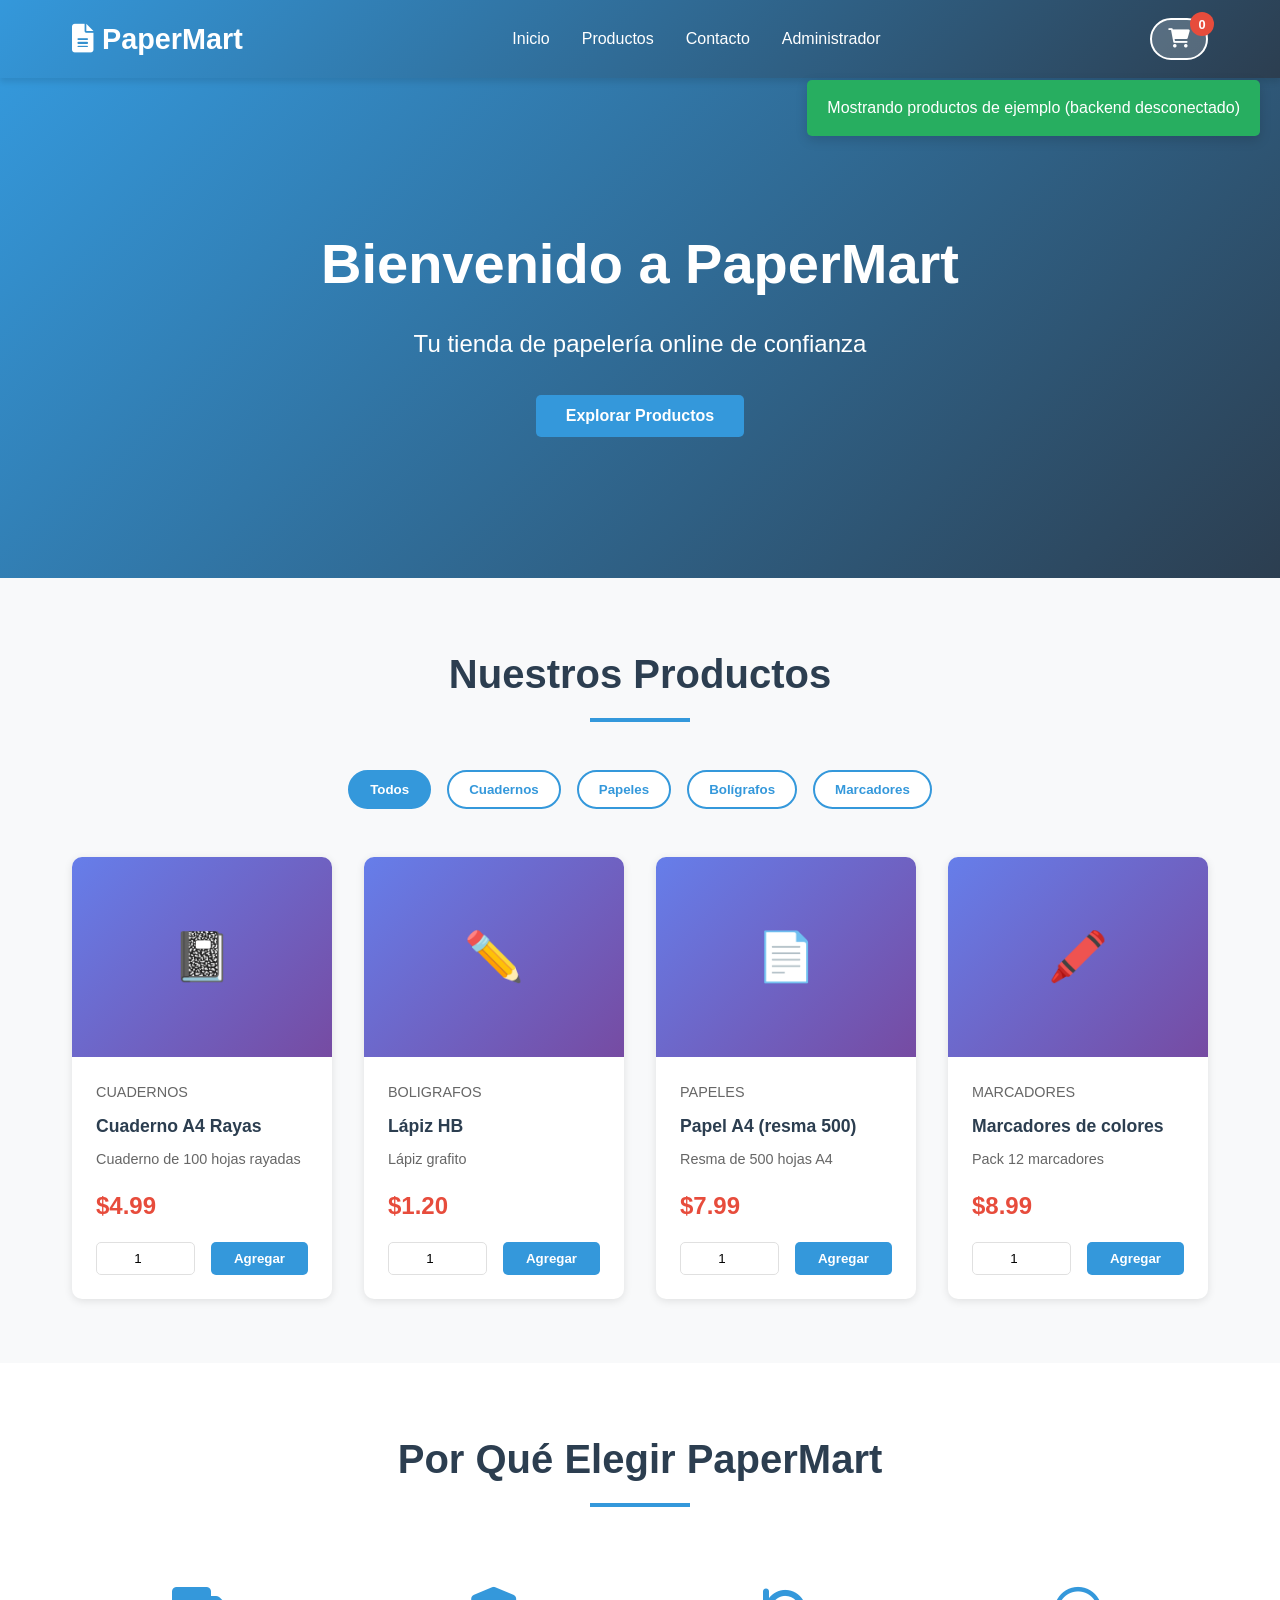
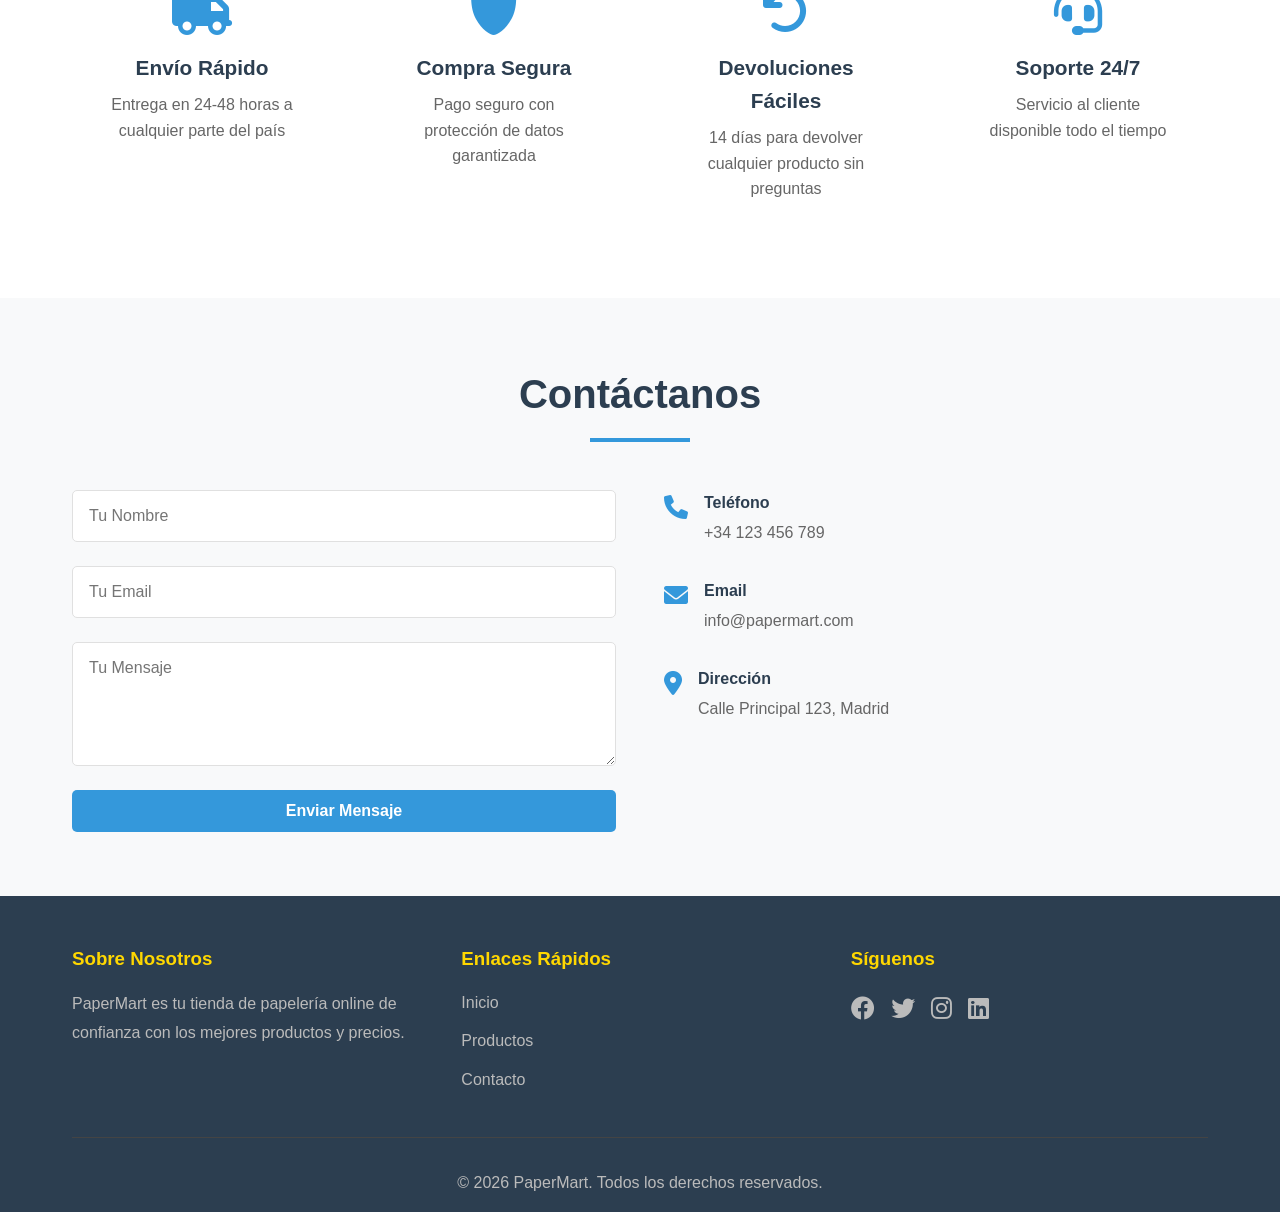
<file: index.html>
<!DOCTYPE html>
<html lang="es">
<head>
    <meta charset="UTF-8">
    <meta name="viewport" content="width=device-width, initial-scale=1.0">
    <title>PaperMart - Tu Tienda de Papelería Online</title>
    <link rel="stylesheet" href="css/styles.css">
    <link rel="stylesheet" href="https://cdnjs.cloudflare.com/ajax/libs/font-awesome/6.0.0/css/all.min.css">
</head>
<body>
    <!-- Navegación -->
    <nav class="navbar">
        <div class="nav-container">
            <div class="logo">
                <i class="fas fa-file-alt"></i> PaperMart
            </div>
            <ul class="nav-menu">
                <li><a href="#home" class="nav-link">Inicio</a></li>
                <li><a href="#productos" class="nav-link">Productos</a></li>
                <li><a href="#contacto" class="nav-link">Contacto</a></li>
                <li><a href="pages/admin.html" class="nav-link">Administrador</a></li>
            </ul>
            <div class="nav-icons">
                <button id="cart-btn" class="cart-btn">
                    <i class="fas fa-shopping-cart"></i>
                    <span id="cart-count" class="cart-count">0</span>
                </button>
                <button id="hamburger" class="hamburger">
                    <span></span>
                    <span></span>
                    <span></span>
                </button>
            </div>
        </div>
    </nav>

    <!-- Hero Section -->
    <section class="hero" id="home">
        <div class="hero-content">
            <h1>Bienvenido a PaperMart</h1>
            <p>Tu tienda de papelería online de confianza</p>
            <button class="btn btn-primary" onclick="document.getElementById('productos').scrollIntoView({behavior: 'smooth'})">
                Explorar Productos
            </button>
        </div>
    </section>

    <!-- Carrito Modal -->
    <div id="cart-modal" class="modal">
        <div class="modal-content">
            <span class="close">&times;</span>
            <h2>Tu Carrito de Compras</h2>
            <div id="cart-items" class="cart-items">
                <!-- Los items del carrito se mostrarán aquí -->
            </div>
            <div class="cart-summary">
                <div class="summary-item">
                    <span>Subtotal:</span>
                    <span id="subtotal">$0.00</span>
                </div>
                <div class="summary-item">
                    <span>Impuesto (16%):</span>
                    <span id="tax">$0.00</span>
                </div>
                <div class="summary-item total">
                    <span>Total:</span>
                    <span id="total">$0.00</span>
                </div>
            </div>
            <button class="btn btn-primary" onclick="checkout()">Proceder al Pago</button>
            <button class="btn btn-secondary" onclick="closeCart()">Seguir Comprando</button>
        </div>
    </div>

    <!-- Productos Section -->
    <section class="productos" id="productos">
        <div class="container">
            <h2 class="section-title">Nuestros Productos</h2>
            
            <!-- Filtros -->
            <div class="filtros">
                <button class="filter-btn active" onclick="filterProducts('todos')">Todos</button>
                <button class="filter-btn" onclick="filterProducts('cuadernos')">Cuadernos</button>
                <button class="filter-btn" onclick="filterProducts('papeles')">Papeles</button>
                <button class="filter-btn" onclick="filterProducts('boligrafos')">Bolígrafos</button>
                <button class="filter-btn" onclick="filterProducts('marcadores')">Marcadores</button>
            </div>

            <!-- Grid de productos -->
            <div id="products-grid" class="products-grid">
                <!-- Los productos se cargarán aquí dinámicamente -->
            </div>
        </div>
    </section>

    <!-- Características -->
    <section class="features">
        <div class="container">
            <h2 class="section-title">Por Qué Elegir PaperMart</h2>
            <div class="features-grid">
                <div class="feature-card">
                    <i class="fas fa-truck"></i>
                    <h3>Envío Rápido</h3>
                    <p>Entrega en 24-48 horas a cualquier parte del país</p>
                </div>
                <div class="feature-card">
                    <i class="fas fa-shield-alt"></i>
                    <h3>Compra Segura</h3>
                    <p>Pago seguro con protección de datos garantizada</p>
                </div>
                <div class="feature-card">
                    <i class="fas fa-undo"></i>
                    <h3>Devoluciones Fáciles</h3>
                    <p>14 días para devolver cualquier producto sin preguntas</p>
                </div>
                <div class="feature-card">
                    <i class="fas fa-headset"></i>
                    <h3>Soporte 24/7</h3>
                    <p>Servicio al cliente disponible todo el tiempo</p>
                </div>
            </div>
        </div>
    </section>

    <!-- Contacto -->
    <section class="contacto" id="contacto">
        <div class="container">
            <h2 class="section-title">Contáctanos</h2>
            <div class="contact-wrapper">
                <form id="contact-form" class="contact-form">
                    <input type="text" placeholder="Tu Nombre" required>
                    <input type="email" placeholder="Tu Email" required>
                    <textarea placeholder="Tu Mensaje" rows="5" required></textarea>
                    <button type="submit" class="btn btn-primary">Enviar Mensaje</button>
                </form>
                <div class="contact-info">
                    <div class="info-item">
                        <i class="fas fa-phone"></i>
                        <div>
                            <h4>Teléfono</h4>
                            <p>+34 123 456 789</p>
                        </div>
                    </div>
                    <div class="info-item">
                        <i class="fas fa-envelope"></i>
                        <div>
                            <h4>Email</h4>
                            <p>info@papermart.com</p>
                        </div>
                    </div>
                    <div class="info-item">
                        <i class="fas fa-map-marker-alt"></i>
                        <div>
                            <h4>Dirección</h4>
                            <p>Calle Principal 123, Madrid</p>
                        </div>
                    </div>
                </div>
            </div>
        </div>
    </section>

    <!-- Footer -->
    <footer class="footer">
        <div class="container">
            <div class="footer-content">
                <div class="footer-section">
                    <h3>Sobre Nosotros</h3>
                    <p>PaperMart es tu tienda de papelería online de confianza con los mejores productos y precios.</p>
                </div>
                <div class="footer-section">
                    <h3>Enlaces Rápidos</h3>
                    <ul>
                        <li><a href="#home">Inicio</a></li>
                        <li><a href="#productos">Productos</a></li>
                        <li><a href="#contacto">Contacto</a></li>
                    </ul>
                </div>
                <div class="footer-section">
                    <h3>Síguenos</h3>
                    <div class="social-links">
                        <a href="#"><i class="fab fa-facebook"></i></a>
                        <a href="#"><i class="fab fa-twitter"></i></a>
                        <a href="#"><i class="fab fa-instagram"></i></a>
                        <a href="#"><i class="fab fa-linkedin"></i></a>
                    </div>
                </div>
            </div>
            <div class="footer-bottom">
                <p>&copy; 2026 PaperMart. Todos los derechos reservados.</p>
            </div>
        </div>
    </footer>

    <script src="js/script.js"></script>
</body>
</html>
</file>
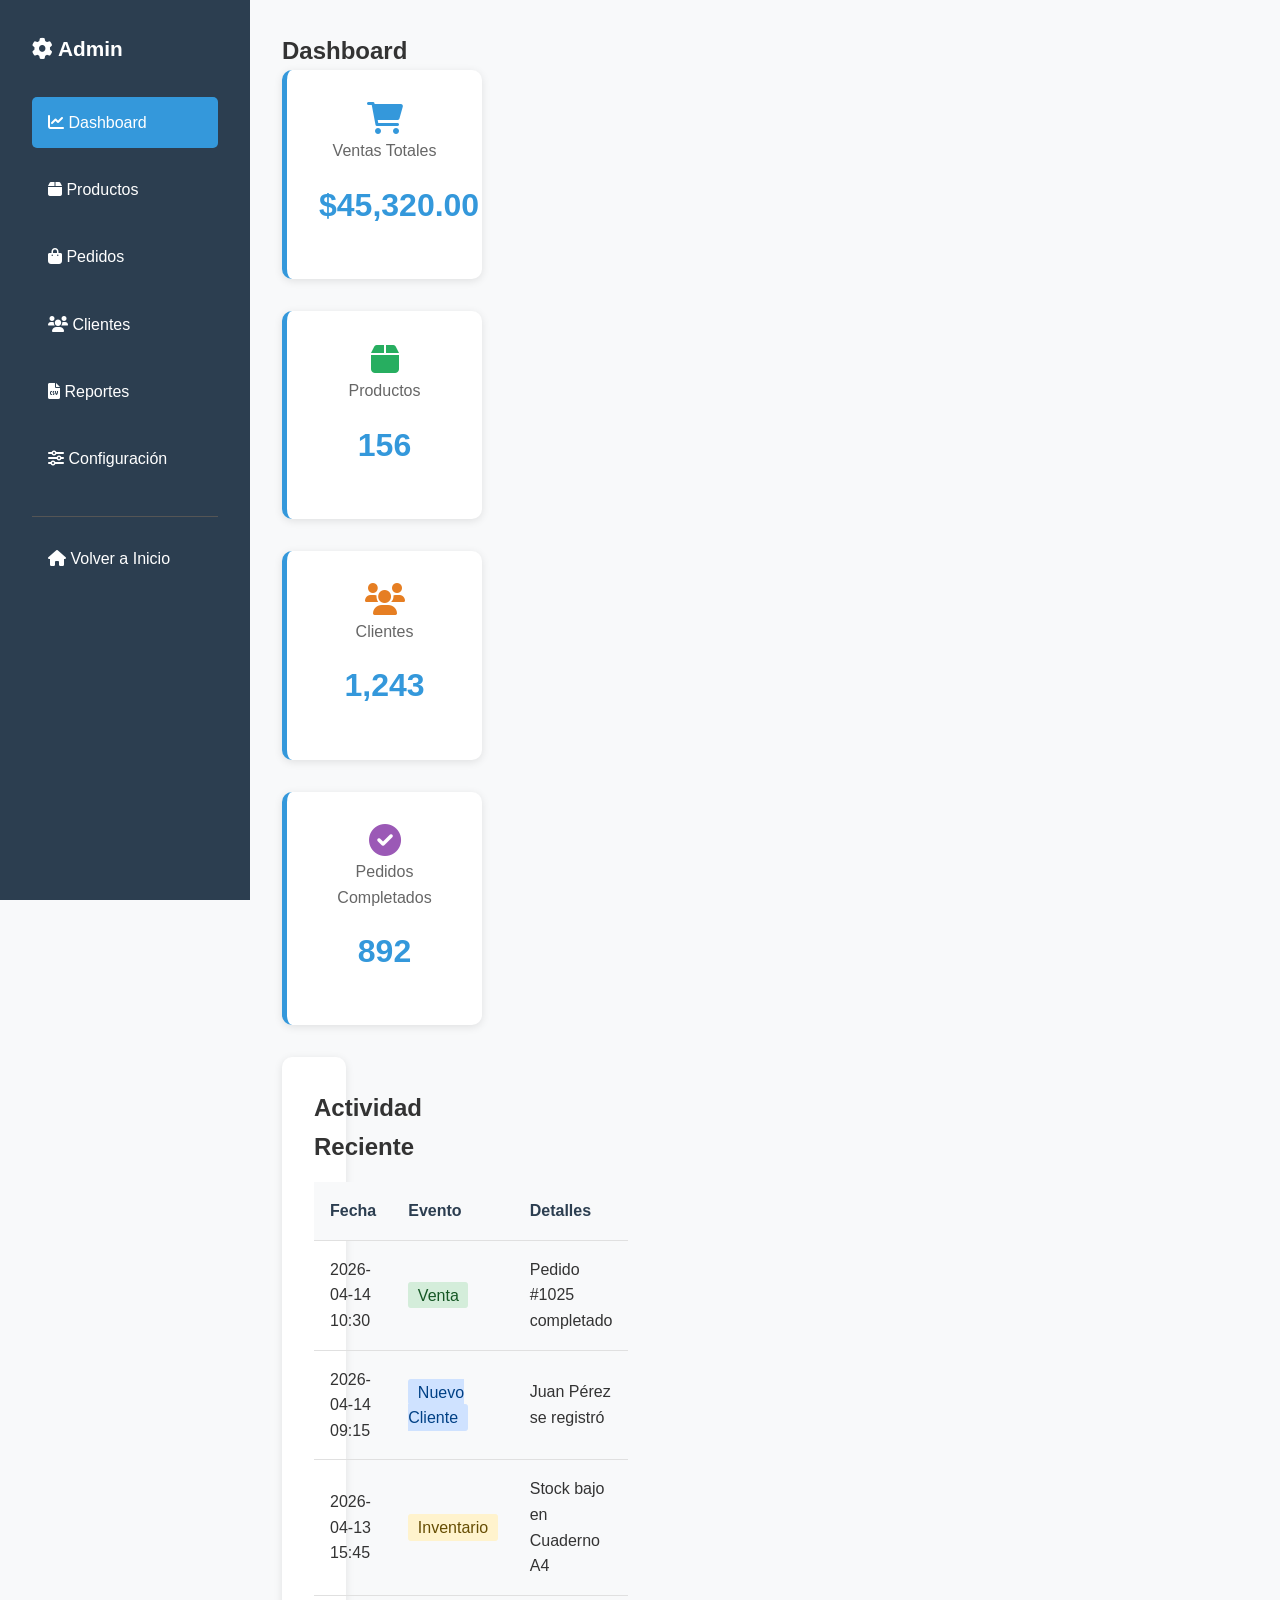
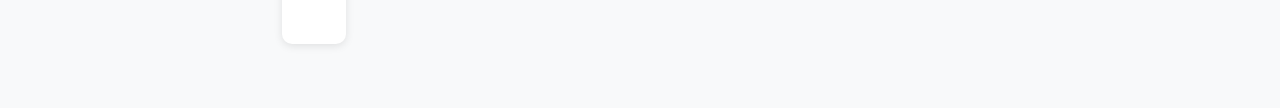
<file: pages/admin.html>
<!DOCTYPE html>
<html lang="es">
<head>
    <meta charset="UTF-8">
    <meta name="viewport" content="width=device-width, initial-scale=1.0">
    <title>Panel de Administración - PaperMart</title>
    <link rel="stylesheet" href="../css/styles.css">
    <link rel="stylesheet" href="https://cdnjs.cloudflare.com/ajax/libs/font-awesome/6.0.0/css/all.min.css">
    <style>
        .admin-container {
            display: grid;
            grid-template-columns: 250px 1fr;
            min-height: 100vh;
            background: var(--light-bg);
        }

        .sidebar {
            background: var(--secondary-color);
            color: white;
            padding: 2rem;
            position: fixed;
            left: 0;
            top: 0;
            width: 250px;
            height: 100vh;
            overflow-y: auto;
        }

        .sidebar h2 {
            margin-bottom: 2rem;
            font-size: 1.3rem;
        }

        .sidebar ul {
            list-style: none;
        }

        .sidebar ul li {
            margin-bottom: 1rem;
        }

        .sidebar a {
            color: white;
            text-decoration: none;
            display: block;
            padding: 0.8rem 1rem;
            border-radius: 5px;
            transition: all 0.3s ease;
        }

        .sidebar a:hover,
        .sidebar a.active {
            background: var(--primary-color);
        }

        .main-content {
            margin-left: 250px;
            padding: 2rem;
        }

        .content-section {
            display: none;
        }

        .content-section.active {
            display: block;
        }

        .admin-card {
            background: white;
            border-radius: 10px;
            padding: 2rem;
            box-shadow: 0 2px 8px rgba(0, 0, 0, 0.1);
            margin-bottom: 2rem;
        }

        .stats-grid {
            display: grid;
            grid-template-columns: repeat(auto-fit, minmax(200px, 1fr));
            gap: 2rem;
            margin-bottom: 2rem;
        }

        .stat-card {
            background: white;
            padding: 2rem;
            border-radius: 10px;
            text-align: center;
            box-shadow: 0 2px 8px rgba(0, 0, 0, 0.1);
            border-left: 5px solid var(--primary-color);
        }

        .stat-value {
            font-size: 2rem;
            font-weight: bold;
            color: var(--primary-color);
            margin: 1rem 0;
        }

        .stat-label {
            color: var(--text-light);
        }

        .table-responsive {
            overflow-x: auto;
        }

        table {
            width: 100%;
            border-collapse: collapse;
            margin: 1rem 0;
        }

        th, td {
            padding: 1rem;
            text-align: left;
            border-bottom: 1px solid var(--border-color);
        }

        th {
            background: var(--light-bg);
            font-weight: bold;
            color: var(--secondary-color);
        }

        tr:hover {
            background: var(--light-bg);
        }

        .form-group {
            margin-bottom: 1.5rem;
        }

        .form-group label {
            display: block;
            margin-bottom: 0.5rem;
            font-weight: 600;
            color: var(--secondary-color);
        }

        .form-group input,
        .form-group select,
        .form-group textarea {
            width: 100%;
            padding: 0.8rem;
            border: 1px solid var(--border-color);
            border-radius: 5px;
            font-family: inherit;
            font-size: 1rem;
        }

        .form-group textarea {
            resize: vertical;
            min-height: 100px;
        }

        .form-group input:focus,
        .form-group select:focus,
        .form-group textarea:focus {
            outline: none;
            border-color: var(--primary-color);
            box-shadow: 0 0 0 3px rgba(52, 152, 219, 0.1);
        }

        .btn-group {
            display: flex;
            gap: 1rem;
            flex-wrap: wrap;
        }

        .action-btn {
            padding: 0.5rem 1rem;
            border: none;
            border-radius: 5px;
            cursor: pointer;
            font-size: 0.9rem;
            transition: all 0.3s ease;
        }

        .edit-btn {
            background: var(--primary-color);
            color: white;
        }

        .delete-btn {
            background: var(--accent-color);
            color: white;
        }

        .edit-btn:hover {
            background: #2980b9;
        }

        .delete-btn:hover {
            background: #c0392b;
        }

        .back-btn {
            margin-bottom: 2rem;
        }

        @media (max-width: 768px) {
            .admin-container {
                grid-template-columns: 1fr;
            }

            .sidebar {
                position: static;
                width: 100%;
                height: auto;
                display: flex;
                flex-direction: column;
            }

            .main-content {
                margin-left: 0;
            }

            .stats-grid {
                grid-template-columns: 1fr;
            }

            .table-responsive {
                font-size: 0.9rem;
            }

            th, td {
                padding: 0.5rem;
            }
        }
    </style>
</head>
<body>
    <div class="admin-container">
        <!-- Sidebar -->
        <aside class="sidebar">
            <h2><i class="fas fa-cog"></i> Admin</h2>
            <ul>
                <li><a href="#" onclick="showSection('dashboard')" class="nav-link active"><i class="fas fa-chart-line"></i> Dashboard</a></li>
                <li><a href="#" onclick="showSection('productos')" class="nav-link"><i class="fas fa-box"></i> Productos</a></li>
                <li><a href="#" onclick="showSection('pedidos')" class="nav-link"><i class="fas fa-shopping-bag"></i> Pedidos</a></li>
                <li><a href="#" onclick="showSection('clientes')" class="nav-link"><i class="fas fa-users"></i> Clientes</a></li>
                <li><a href="#" onclick="showSection('reportes')" class="nav-link"><i class="fas fa-file-csv"></i> Reportes</a></li>
                <li><a href="#" onclick="showSection('configuracion')" class="nav-link"><i class="fas fa-sliders-h"></i> Configuración</a></li>
                <li style="margin-top: 2rem; border-top: 1px solid #555; padding-top: 1rem;">
                    <a href="../index.html" class="nav-link"><i class="fas fa-home"></i> Volver a Inicio</a>
                </li>
            </ul>
        </aside>

        <!-- Main Content -->
        <main class="main-content">
            <!-- Dashboard -->
            <section id="dashboard" class="content-section active">
                <h1>Dashboard</h1>
                <div class="stats-grid">
                    <div class="stat-card">
                        <i class="fas fa-shopping-cart" style="font-size: 2rem; color: var(--primary-color);"></i>
                        <div class="stat-label">Ventas Totales</div>
                        <div class="stat-value">$45,320.00</div>
                    </div>
                    <div class="stat-card">
                        <i class="fas fa-box" style="font-size: 2rem; color: #27ae60;"></i>
                        <div class="stat-label">Productos</div>
                        <div class="stat-value">156</div>
                    </div>
                    <div class="stat-card">
                        <i class="fas fa-users" style="font-size: 2rem; color: #e67e22;"></i>
                        <div class="stat-label">Clientes</div>
                        <div class="stat-value">1,243</div>
                    </div>
                    <div class="stat-card">
                        <i class="fas fa-check-circle" style="font-size: 2rem; color: #9b59b6;"></i>
                        <div class="stat-label">Pedidos Completados</div>
                        <div class="stat-value">892</div>
                    </div>
                </div>
                <div class="admin-card">
                    <h2>Actividad Reciente</h2>
                    <table>
                        <thead>
                            <tr>
                                <th>Fecha</th>
                                <th>Evento</th>
                                <th>Detalles</th>
                            </tr>
                        </thead>
                        <tbody>
                            <tr>
                                <td>2026-04-14 10:30</td>
                                <td><span style="background: #d4edda; padding: 0.3rem 0.6rem; border-radius: 3px; color: #155724;">Venta</span></td>
                                <td>Pedido #1025 completado</td>
                            </tr>
                            <tr>
                                <td>2026-04-14 09:15</td>
                                <td><span style="background: #cfe2ff; padding: 0.3rem 0.6rem; border-radius: 3px; color: #004085;">Nuevo Cliente</span></td>
                                <td>Juan Pérez se registró</td>
                            </tr>
                            <tr>
                                <td>2026-04-13 15:45</td>
                                <td><span style="background: #fff3cd; padding: 0.3rem 0.6rem; border-radius: 3px; color: #664d03;">Inventario</span></td>
                                <td>Stock bajo en Cuaderno A4</td>
                            </tr>
                        </tbody>
                    </table>
                </div>
            </section>

            <!-- Productos -->
            <section id="productos" class="content-section">
                <button class="btn btn-secondary back-btn" onclick="showSection('dashboard')"><i class="fas fa-arrow-left"></i> Volver</button>
                <h1>Gestión de Productos</h1>

                <div class="admin-card">
                    <h2>Agregar Nuevo Producto</h2>
                    <form id="product-form">
                        <div class="form-group">
                            <label>Nombre del Producto</label>
                            <input type="text" required>
                        </div>
                        <div class="form-group">
                            <label>Categoría</label>
                            <select required>
                                <option value="">Seleccionar categoría</option>
                                <option value="cuadernos">Cuadernos</option>
                                <option value="papeles">Papeles</option>
                                <option value="boligrafos">Bolígrafos</option>
                                <option value="marcadores">Marcadores</option>
                            </select>
                        </div>
                        <div class="form-group">
                            <label>Precio</label>
                            <input type="number" step="0.01" required>
                        </div>
                        <div class="form-group">
                            <label>Descripción</label>
                            <textarea required></textarea>
                        </div>
                        <div class="form-group">
                            <label>Stock</label>
                            <input type="number" required>
                        </div>
                        <button type="submit" class="btn btn-primary">Agregar Producto</button>
                    </form>
                </div>

                <div class="admin-card">
                    <h2>Productos Existentes</h2>
                    <div class="table-responsive">
                        <table>
                            <thead>
                                <tr>
                                    <th>ID</th>
                                    <th>Nombre</th>
                                    <th>Categoría</th>
                                    <th>Precio</th>
                                    <th>Stock</th>
                                    <th>Acciones</th>
                                </tr>
                            </thead>
                            <tbody id="products-table">
                                <tr>
                                    <td>1</td>
                                    <td>Cuaderno A4 Rayas</td>
                                    <td>Cuadernos</td>
                                    <td>$4.99</td>
                                    <td>45</td>
                                    <td>
                                        <div class="btn-group">
                                            <button class="action-btn edit-btn"><i class="fas fa-edit"></i></button>
                                            <button class="action-btn delete-btn"><i class="fas fa-trash"></i></button>
                                        </div>
                                    </td>
                                </tr>
                            </tbody>
                        </table>
                    </div>
                </div>
            </section>

            <!-- Pedidos -->
            <section id="pedidos" class="content-section">
                <button class="btn btn-secondary back-btn" onclick="showSection('dashboard')"><i class="fas fa-arrow-left"></i> Volver</button>
                <h1>Gestión de Pedidos</h1>
                <div class="admin-card">
                    <h2>Pedidos Recientes</h2>
                    <div class="table-responsive">
                        <table>
                            <thead>
                                <tr>
                                    <th>ID Pedido</th>
                                    <th>Cliente</th>
                                    <th>Fecha</th>
                                    <th>Total</th>
                                    <th>Estado</th>
                                    <th>Acciones</th>
                                </tr>
                            </thead>
                            <tbody>
                                <tr>
                                    <td>#1025</td>
                                    <td>Carlos López</td>
                                    <td>2026-04-14</td>
                                    <td>$234.56</td>
                                    <td><span style="background: #d4edda; padding: 0.3rem 0.6rem; border-radius: 3px; color: #155724;">Completado</span></td>
                                    <td><button class="action-btn edit-btn"><i class="fas fa-eye"></i> Ver</button></td>
                                </tr>
                                <tr>
                                    <td>#1024</td>
                                    <td>María García</td>
                                    <td>2026-04-13</td>
                                    <td>$145.80</td>
                                    <td><span style="background: #cfe2ff; padding: 0.3rem 0.6rem; border-radius: 3px; color: #004085;">Pendiente</span></td>
                                    <td><button class="action-btn edit-btn"><i class="fas fa-eye"></i> Ver</button></td>
                                </tr>
                            </tbody>
                        </table>
                    </div>
                </div>
            </section>

            <!-- Clientes -->
            <section id="clientes" class="content-section">
                <button class="btn btn-secondary back-btn" onclick="showSection('dashboard')"><i class="fas fa-arrow-left"></i> Volver</button>
                <h1>Gestión de Clientes</h1>
                <div class="admin-card">
                    <h2>Lista de Clientes</h2>
                    <div class="table-responsive">
                        <table>
                            <thead>
                                <tr>
                                    <th>ID</th>
                                    <th>Nombre</th>
                                    <th>Email</th>
                                    <th>Teléfono</th>
                                    <th>Compras</th>
                                    <th>Acciones</th>
                                </tr>
                            </thead>
                            <tbody>
                                <tr>
                                    <td>1001</td>
                                    <td>Carlos López</td>
                                    <td>carlos@email.com</td>
                                    <td>+34 612 345 678</td>
                                    <td>15</td>
                                    <td><button class="action-btn edit-btn"><i class="fas fa-eye"></i> Ver</button></td>
                                </tr>
                                <tr>
                                    <td>1002</td>
                                    <td>María García</td>
                                    <td>maria@email.com</td>
                                    <td>+34 623 456 789</td>
                                    <td>8</td>
                                    <td><button class="action-btn edit-btn"><i class="fas fa-eye"></i> Ver</button></td>
                                </tr>
                            </tbody>
                        </table>
                    </div>
                </div>
            </section>

            <!-- Reportes -->
            <section id="reportes" class="content-section">
                <button class="btn btn-secondary back-btn" onclick="showSection('dashboard')"><i class="fas fa-arrow-left"></i> Volver</button>
                <h1>Reportes</h1>
                <div class="admin-card">
                    <h2>Generar Reportes</h2>
                    <div class="btn-group">
                        <button class="btn btn-primary"><i class="fas fa-file-csv"></i> Reporte de Ventas</button>
                        <button class="btn btn-primary"><i class="fas fa-file-csv"></i> Reporte de Inventario</button>
                        <button class="btn btn-primary"><i class="fas fa-file-csv"></i> Reporte de Clientes</button>
                    </div>
                </div>
            </section>

            <!-- Configuración -->
            <section id="configuracion" class="content-section">
                <button class="btn btn-secondary back-btn" onclick="showSection('dashboard')"><i class="fas fa-arrow-left"></i> Volver</button>
                <h1>Configuración</h1>
                <div class="admin-card">
                    <h2>Configuración de la Tienda</h2>
                    <form id="settings-form">
                        <div class="form-group">
                            <label>Nombre de la Tienda</label>
                            <input type="text" value="PaperMart">
                        </div>
                        <div class="form-group">
                            <label>Email de Contacto</label>
                            <input type="email" value="info@papermart.com">
                        </div>
                        <div class="form-group">
                            <label>Teléfono</label>
                            <input type="tel" value="+34 123 456 789">
                        </div>
                        <div class="form-group">
                            <label>Dirección</label>
                            <input type="text" value="Calle Principal 123, Madrid">
                        </div>
                        <div class="form-group">
                            <label>Porcentaje de Impuesto (%)</label>
                            <input type="number" step="0.01" value="16">
                        </div>
                        <button type="submit" class="btn btn-primary">Guardar Cambios</button>
                    </form>
                </div>
            </section>
        </main>
    </div>

    <script>
        function showSection(sectionId) {
            // Ocultar todas las secciones
            document.querySelectorAll('.content-section').forEach(section => {
                section.classList.remove('active');
            });

            // Mostrar la sección seleccionada
            document.getElementById(sectionId).classList.add('active');

            // Actualizar navegación
            document.querySelectorAll('.sidebar a').forEach(link => {
                link.classList.remove('active');
            });
            event.target.closest('a').classList.add('active');
        }

        // Formularios
        document.getElementById('product-form')?.addEventListener('submit', function(e) {
            e.preventDefault();
            alert('Producto agregado exitosamente');
            this.reset();
        });

        document.getElementById('settings-form')?.addEventListener('submit', function(e) {
            e.preventDefault();
            alert('Configuración guardada exitosamente');
        });
    </script>
</body>
</html>
</file>
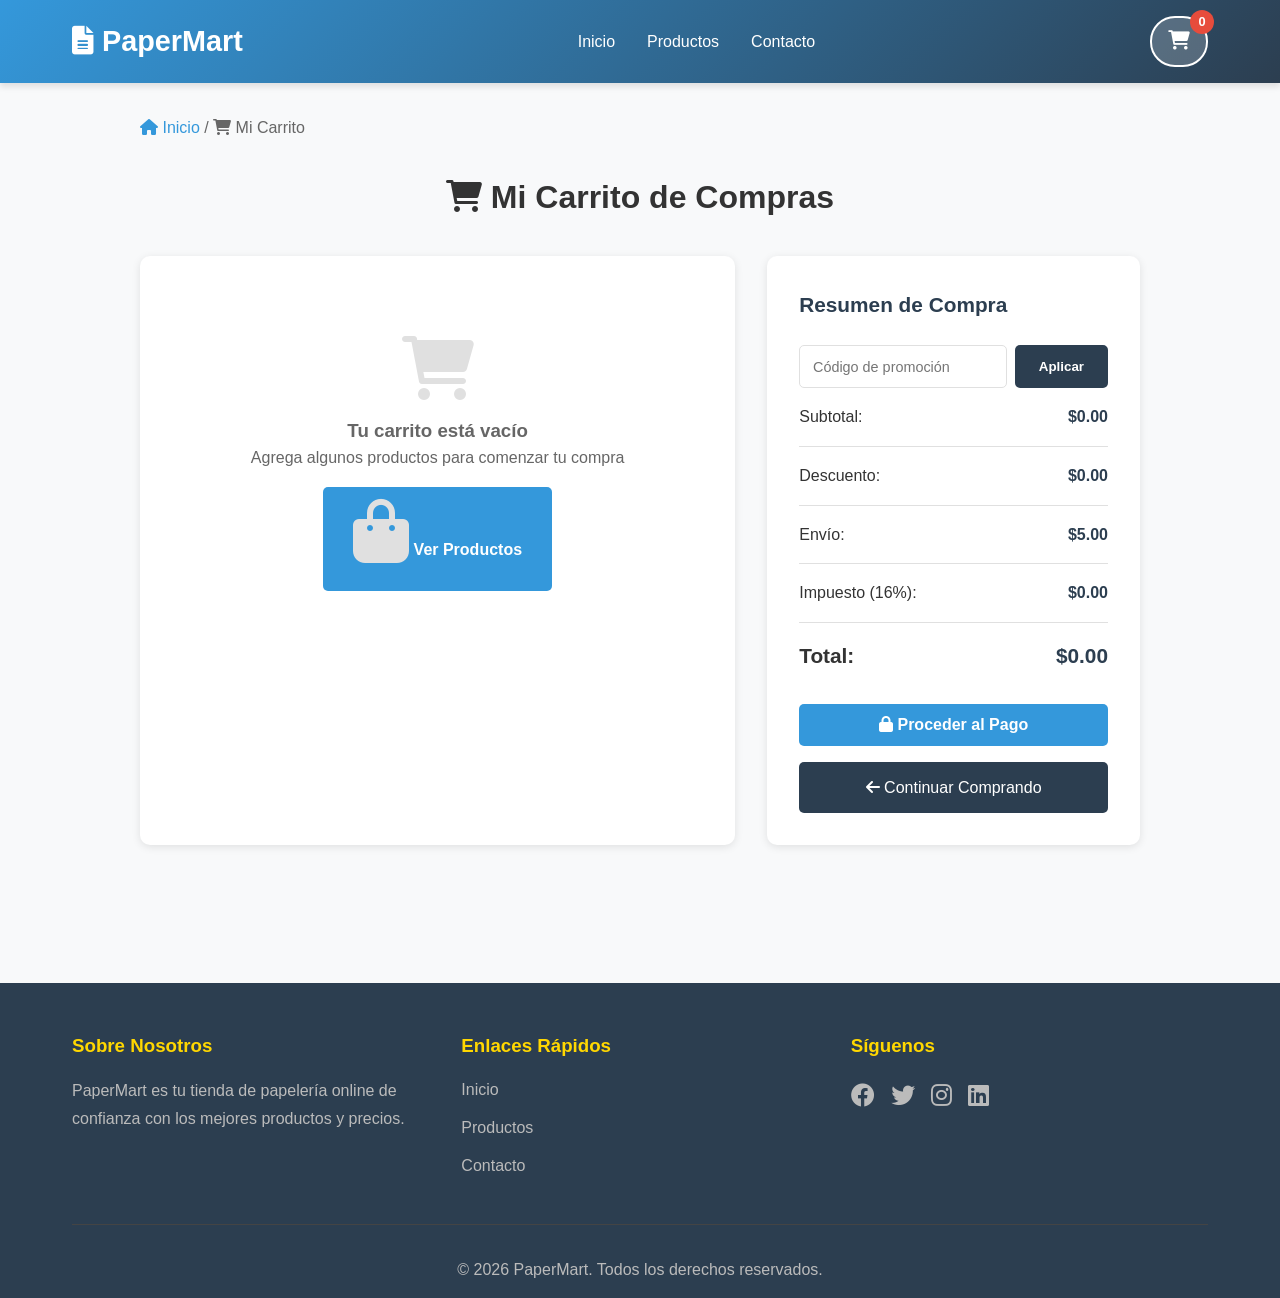
<file: pages/carrito.html>
<!DOCTYPE html>
<html lang="es">
<head>
    <meta charset="UTF-8">
    <meta name="viewport" content="width=device-width, initial-scale=1.0">
    <title>Mi Carrito - PaperMart</title>
    <link rel="stylesheet" href="../css/styles.css">
    <link rel="stylesheet" href="https://cdnjs.cloudflare.com/ajax/libs/font-awesome/6.0.0/css/all.min.css">
    <style>
        .carrito-page {
            min-height: 100vh;
            background: var(--light-bg);
            padding: 2rem;
        }

        .carrito-container {
            max-width: 1000px;
            margin: 0 auto;
        }

        .carrito-header {
            text-align: center;
            margin-bottom: 2rem;
        }

        .carrito-content {
            display: grid;
            grid-template-columns: 2fr 1fr;
            gap: 2rem;
            margin-bottom: 2rem;
        }

        .carrito-items-container {
            background: white;
            border-radius: 10px;
            padding: 2rem;
            box-shadow: 0 2px 8px rgba(0, 0, 0, 0.1);
        }

        .carrito-vacio {
            text-align: center;
            padding: 3rem 2rem;
            color: var(--text-light);
        }

        .carrito-vacio i {
            font-size: 4rem;
            color: var(--border-color);
            margin-bottom: 1rem;
        }

        .carrito-item-row {
            display: grid;
            grid-template-columns: 80px 1fr auto auto;
            gap: 1rem;
            align-items: center;
            padding: 1.5rem 0;
            border-bottom: 1px solid var(--border-color);
        }

        .carrito-item-row:last-child {
            border-bottom: none;
        }

        .item-imagen {
            width: 80px;
            height: 80px;
            background: linear-gradient(135deg, #667eea 0%, #764ba2 100%);
            border-radius: 8px;
            display: flex;
            align-items: center;
            justify-content: center;
            color: white;
            font-size: 2rem;
        }

        .item-detalles h3 {
            color: var(--secondary-color);
            margin-bottom: 0.3rem;
        }

        .item-detalles p {
            color: var(--text-light);
            font-size: 0.9rem;
        }

        .item-cantidad {
            display: flex;
            align-items: center;
            border: 1px solid var(--border-color);
            border-radius: 5px;
        }

        .item-cantidad button {
            background: none;
            border: none;
            padding: 0.5rem 0.8rem;
            cursor: pointer;
            color: var(--primary-color);
            font-weight: bold;
        }

        .item-cantidad input {
            width: 50px;
            text-align: center;
            border: none;
            padding: 0.3rem;
        }

        .item-precio {
            font-weight: bold;
            color: var(--accent-color);
            min-width: 80px;
            text-align: right;
        }

        .item-eliminar {
            background: var(--accent-color);
            color: white;
            border: none;
            padding: 0.5rem 1rem;
            border-radius: 5px;
            cursor: pointer;
            transition: all 0.3s ease;
        }

        .item-eliminar:hover {
            background: #c0392b;
        }

        .resumen-compra {
            background: white;
            border-radius: 10px;
            padding: 2rem;
            box-shadow: 0 2px 8px rgba(0, 0, 0, 0.1);
            height: fit-content;
        }

        .resumen-compra h2 {
            color: var(--secondary-color);
            margin-bottom: 1.5rem;
            font-size: 1.3rem;
        }

        .resumen-fila {
            display: flex;
            justify-content: space-between;
            margin-bottom: 1rem;
            padding-bottom: 1rem;
            border-bottom: 1px solid var(--border-color);
        }

        .resumen-fila.total {
            border-bottom: none;
            font-size: 1.3rem;
            font-weight: bold;
            color: var(--primary-color);
            padding-bottom: 0;
            margin-bottom: 0;
        }

        .resumen-label {
            color: var(--text-color);
        }

        .resumen-valor {
            font-weight: 600;
            color: var(--secondary-color);
        }

        .acciones-compra {
            display: flex;
            flex-direction: column;
            gap: 1rem;
            margin-top: 2rem;
        }

        .codigo-promocion {
            display: flex;
            gap: 0.5rem;
            margin-bottom: 1rem;
        }

        .codigo-promocion input {
            flex: 1;
            padding: 0.8rem;
            border: 1px solid var(--border-color);
            border-radius: 5px;
            font-size: 0.9rem;
        }

        .codigo-promocion button {
            padding: 0.8rem 1.5rem;
            background: var(--secondary-color);
            color: white;
            border: none;
            border-radius: 5px;
            cursor: pointer;
            font-weight: 600;
            transition: all 0.3s ease;
        }

        .codigo-promocion button:hover {
            background: #1a252f;
        }

        .continuar-comprando {
            background: var(--secondary-color);
            color: white;
            text-align: center;
            padding: 0.8rem;
            border-radius: 5px;
            text-decoration: none;
            transition: all 0.3s ease;
        }

        .continuar-comprando:hover {
            background: #1a252f;
        }

        .breadcrumb {
            margin-bottom: 2rem;
            color: var(--text-light);
        }

        .breadcrumb a {
            color: var(--primary-color);
            text-decoration: none;
        }

        .breadcrumb a:hover {
            text-decoration: underline;
        }

        @media (max-width: 768px) {
            .carrito-content {
                grid-template-columns: 1fr;
            }

            .carrito-item-row {
                grid-template-columns: 60px 1fr;
            }

            .item-cantidad {
                grid-column: 1 / -1;
                width: fit-content;
            }

            .resumen-compra {
                height: auto;
            }
        }
    </style>
</head>
<body>
    <!-- Navegación -->
    <nav class="navbar">
        <div class="nav-container">
            <div class="logo">
                <i class="fas fa-file-alt"></i> PaperMart
            </div>
            <ul class="nav-menu">
                <li><a href="../index.html" class="nav-link">Inicio</a></li>
                <li><a href="../index.html#productos" class="nav-link">Productos</a></li>
                <li><a href="../index.html#contacto" class="nav-link">Contacto</a></li>
            </ul>
            <div class="nav-icons">
                <a href="carrito.html" class="cart-btn" style="text-decoration: none;">
                    <i class="fas fa-shopping-cart"></i>
                    <span id="cart-count" class="cart-count">0</span>
                </a>
            </div>
        </div>
    </nav>

    <!-- Contenido Main -->
    <main class="carrito-page">
        <div class="carrito-container">
            <div class="breadcrumb">
                <a href="../index.html"><i class="fas fa-home"></i> Inicio</a>
                <span> / </span>
                <span><i class="fas fa-shopping-cart"></i> Mi Carrito</span>
            </div>

            <div class="carrito-header">
                <h1><i class="fas fa-shopping-cart"></i> Mi Carrito de Compras</h1>
            </div>

            <div class="carrito-content">
                <!-- Items del Carrito -->
                <div class="carrito-items-container">
                    <div id="carrito-items" class="carrito-items">
                        <!-- Los items se cargarán aquí dinamicamente -->
                    </div>
                </div>

                <!-- Resumen de Compra -->
                <div class="resumen-compra">
                    <h2>Resumen de Compra</h2>

                    <div class="codigo-promocion">
                        <input type="text" placeholder="Código de promoción" id="promo-code">
                        <button onclick="aplicarPromocion()">Aplicar</button>
                    </div>

                    <div class="resumen-fila">
                        <span class="resumen-label">Subtotal:</span>
                        <span class="resumen-valor" id="subtotal-resumen">$0.00</span>
                    </div>

                    <div class="resumen-fila">
                        <span class="resumen-label">Descuento:</span>
                        <span class="resumen-valor" id="descuento-resumen">$0.00</span>
                    </div>

                    <div class="resumen-fila">
                        <span class="resumen-label">Envío:</span>
                        <span class="resumen-valor" id="envio-resumen">$5.00</span>
                    </div>

                    <div class="resumen-fila">
                        <span class="resumen-label">Impuesto (16%):</span>
                        <span class="resumen-valor" id="impuesto-resumen">$0.00</span>
                    </div>

                    <div class="resumen-fila total">
                        <span class="resumen-label">Total:</span>
                        <span class="resumen-valor" id="total-resumen">$0.00</span>
                    </div>

                    <div class="acciones-compra">
                        <button class="btn btn-primary" onclick="procederPago();" style="width: 100%;">
                            <i class="fas fa-lock"></i> Proceder al Pago
                        </button>
                        <a href="../index.html#productos" class="continuar-comprando">
                            <i class="fas fa-arrow-left"></i> Continuar Comprando
                        </a>
                    </div>
                </div>
            </div>
        </div>
    </main>

    <!-- Footer -->
    <footer class="footer">
        <div class="container">
            <div class="footer-content">
                <div class="footer-section">
                    <h3>Sobre Nosotros</h3>
                    <p>PaperMart es tu tienda de papelería online de confianza con los mejores productos y precios.</p>
                </div>
                <div class="footer-section">
                    <h3>Enlaces Rápidos</h3>
                    <ul>
                        <li><a href="../index.html">Inicio</a></li>
                        <li><a href="../index.html#productos">Productos</a></li>
                        <li><a href="../index.html#contacto">Contacto</a></li>
                    </ul>
                </div>
                <div class="footer-section">
                    <h3>Síguenos</h3>
                    <div class="social-links">
                        <a href="#"><i class="fab fa-facebook"></i></a>
                        <a href="#"><i class="fab fa-twitter"></i></a>
                        <a href="#"><i class="fab fa-instagram"></i></a>
                        <a href="#"><i class="fab fa-linkedin"></i></a>
                    </div>
                </div>
            </div>
            <div class="footer-bottom">
                <p>&copy; 2026 PaperMart. Todos los derechos reservados.</p>
            </div>
        </div>
    </footer>

    <script>
        const carrito = JSON.parse(localStorage.getItem('carrito')) || [];

        function renderizarCarrito() {
            const carritoItems = document.getElementById('carrito-items');
            const cartCount = document.getElementById('cart-count');

            if (carrito.length === 0) {
                carritoItems.innerHTML = `
                    <div class="carrito-vacio">
                        <i class="fas fa-shopping-cart"></i>
                        <h3>Tu carrito está vacío</h3>
                        <p>Agrega algunos productos para comenzar tu compra</p>
                        <a href="../index.html#productos" class="btn btn-primary" style="margin-top: 1rem; display: inline-block;">
                            <i class="fas fa-shopping-bag"></i> Ver Productos
                        </a>
                    </div>
                `;
                return;
            }

            carritoItems.innerHTML = carrito.map(item => `
                <div class="carrito-item-row">
                    <div class="item-imagen">${item.icono}</div>
                    <div class="item-detalles">
                        <h3>${item.nombre}</h3>
                        <p>${item.precio.toFixed(2)}€ por unidad</p>
                    </div>
                    <div class="item-cantidad">
                        <button onclick="cambiarCantidad('${item.id}', -1)">-</button>
                        <input type="number" value="${item.cantidad}" readonly>
                        <button onclick="cambiarCantidad('${item.id}', 1)">+</button>
                    </div>
                    <div class="item-precio">${(item.precio * item.cantidad).toFixed(2)}€</div>
                    <button class="item-eliminar" onclick="eliminarItem('${item.id}')">
                        <i class="fas fa-trash"></i>
                    </button>
                </div>
            `).join('');

            const totalItems = carrito.reduce((sum, item) => sum + item.cantidad, 0);
            cartCount.textContent = totalItems;

            actualizarResumen();
        }

        function actualizarResumen() {
            const subtotal = carrito.reduce((sum, item) => sum + (item.precio * item.cantidad), 0);
            const descuento = 0;
            const envio = 5.00;
            const impuesto = (subtotal - descuento + envio) * 0.16;
            const total = subtotal - descuento + envio + impuesto;

            document.getElementById('subtotal-resumen').textContent = '$' + subtotal.toFixed(2);
            document.getElementById('descuento-resumen').textContent = '$' + descuento.toFixed(2);
            document.getElementById('impuesto-resumen').textContent = '$' + impuesto.toFixed(2);
            document.getElementById('total-resumen').textContent = '$' + total.toFixed(2);
        }

        function cambiarCantidad(id, cambio) {
            const item = carrito.find(i => i.id == id);
            if (item) {
                item.cantidad += cambio;
                if (item.cantidad < 1) item.cantidad = 1;
                localStorage.setItem('carrito', JSON.stringify(carrito));
                renderizarCarrito();
            }
        }

        function eliminarItem(id) {
            if (confirm('¿Deseas eliminar este producto del carrito?')) {
                const index = carrito.findIndex(i => i.id == id);
                if (index > -1) {
                    carrito.splice(index, 1);
                    localStorage.setItem('carrito', JSON.stringify(carrito));
                    renderizarCarrito();
                }
            }
        }

        function aplicarPromocion() {
            const codigo = document.getElementById('promo-code').value;
            alert('Código de promoción: ' + (codigo || 'no ingresado'));
        }

        function procederPago() {
            if (carrito.length === 0) {
                alert('Tu carrito está vacío');
                return;
            }
            alert('¡Pago realizado exitosamente! Gracias por tu compra');
            carrito.length = 0;
            localStorage.setItem('carrito', JSON.stringify(carrito));
            renderizarCarrito();
        }

        // Inicializar
        renderizarCarrito();
    </script>
</body>
</html>
</file>
<file: css/styles.css>
/* ==================== RESET Y VARIABLES GLOBALES ==================== */
* {
    margin: 0;
    padding: 0;
    box-sizing: border-box;
}

:root {
    --primary-color: #3498db;
    --secondary-color: #2c3e50;
    --accent-color: #e74c3c;
    --success-color: #27ae60;
    --light-bg: #f8f9fa;
    --border-color: #e0e0e0;
    --text-color: #333;
    --text-light: #666;
}

html {
    scroll-behavior: smooth;
}

body {
    font-family: 'Segoe UI', Tahoma, Geneva, Verdana, sans-serif;
    color: var(--text-color);
    background-color: #fff;
    line-height: 1.6;
}

/* ==================== NAVEGACIÓN ==================== */
.navbar {
    background: linear-gradient(135deg, var(--primary-color) 0%, var(--secondary-color) 100%);
    color: white;
    padding: 1rem 0;
    position: sticky;
    top: 0;
    z-index: 1000;
    box-shadow: 0 4px 6px rgba(0, 0, 0, 0.1);
}

.nav-container {
    max-width: 1200px;
    margin: 0 auto;
    display: flex;
    justify-content: space-between;
    align-items: center;
    padding: 0 2rem;
}

.logo {
    font-size: 1.8rem;
    font-weight: bold;
    display: flex;
    align-items: center;
    gap: 0.5rem;
}

.nav-menu {
    display: flex;
    list-style: none;
    gap: 2rem;
}

.nav-link {
    color: white;
    text-decoration: none;
    font-weight: 500;
    transition: all 0.3s ease;
    position: relative;
}

.nav-link:hover {
    color: #ffd700;
}

.nav-link::after {
    content: '';
    position: absolute;
    width: 0;
    height: 2px;
    bottom: -5px;
    left: 0;
    background-color: #ffd700;
    transition: width 0.3s ease;
}

.nav-link:hover::after {
    width: 100%;
}

.nav-icons {
    display: flex;
    gap: 1rem;
    align-items: center;
}

.cart-btn {
    background: rgba(255, 255, 255, 0.2);
    border: 2px solid white;
    color: white;
    padding: 0.5rem 1rem;
    border-radius: 25px;
    cursor: pointer;
    font-size: 1.2rem;
    transition: all 0.3s ease;
    position: relative;
}

.cart-btn:hover {
    background: white;
    color: var(--primary-color);
}

.cart-count {
    position: absolute;
    top: -8px;
    right: -8px;
    background: var(--accent-color);
    color: white;
    border-radius: 50%;
    width: 24px;
    height: 24px;
    display: flex;
    align-items: center;
    justify-content: center;
    font-size: 0.8rem;
    font-weight: bold;
}

.hamburger {
    display: none;
    flex-direction: column;
    cursor: pointer;
    border: none;
    background: none;
    gap: 5px;
}

.hamburger span {
    width: 25px;
    height: 3px;
    background: white;
    border-radius: 3px;
    transition: all 0.3s ease;
}

/* ==================== HERO SECTION ==================== */
.hero {
    background: linear-gradient(135deg, var(--primary-color) 0%, var(--secondary-color) 100%);
    color: white;
    padding: 100px 2rem;
    text-align: center;
    min-height: 500px;
    display: flex;
    align-items: center;
    justify-content: center;
}

.hero-content h1 {
    font-size: 3.5rem;
    margin-bottom: 1rem;
    animation: slideDown 0.8s ease;
}

.hero-content p {
    font-size: 1.5rem;
    margin-bottom: 2rem;
    animation: slideUp 0.8s ease 0.2s both;
}

@keyframes slideDown {
    from {
        opacity: 0;
        transform: translateY(-20px);
    }
    to {
        opacity: 1;
        transform: translateY(0);
    }
}

@keyframes slideUp {
    from {
        opacity: 0;
        transform: translateY(20px);
    }
    to {
        opacity: 1;
        transform: translateY(0);
    }
}

/* ==================== BOTONES ==================== */
.btn {
    padding: 12px 30px;
    border: none;
    border-radius: 5px;
    font-size: 1rem;
    font-weight: 600;
    cursor: pointer;
    transition: all 0.3s ease;
    text-decoration: none;
    display: inline-block;
}

.btn-primary {
    background: var(--primary-color);
    color: white;
}

.btn-primary:hover {
    background: #2980b9;
    transform: translateY(-2px);
    box-shadow: 0 4px 12px rgba(52, 152, 219, 0.4);
}

.btn-secondary {
    background: var(--secondary-color);
    color: white;
}

.btn-secondary:hover {
    background: #1a252f;
}

.btn-danger {
    background: var(--accent-color);
    color: white;
}

.btn-danger:hover {
    background: #c0392b;
}

/* ==================== CONTENEDOR ==================== */
.container {
    max-width: 1200px;
    margin: 0 auto;
    padding: 0 2rem;
}

/* ==================== TÍTULO DE SECCIÓN ==================== */
.section-title {
    text-align: center;
    font-size: 2.5rem;
    margin-bottom: 3rem;
    color: var(--secondary-color);
    position: relative;
    padding-bottom: 1rem;
}

.section-title::after {
    content: '';
    position: absolute;
    width: 100px;
    height: 4px;
    background: var(--primary-color);
    bottom: 0;
    left: 50%;
    transform: translateX(-50%);
}

/* ==================== FILTROS ==================== */
.filtros {
    display: flex;
    justify-content: center;
    gap: 1rem;
    margin-bottom: 3rem;
    flex-wrap: wrap;
}

.filter-btn {
    padding: 10px 20px;
    border: 2px solid var(--primary-color);
    background: white;
    color: var(--primary-color);
    border-radius: 25px;
    cursor: pointer;
    font-weight: 600;
    transition: all 0.3s ease;
}

.filter-btn:hover,
.filter-btn.active {
    background: var(--primary-color);
    color: white;
}

/* ==================== GRID DE PRODUCTOS ==================== */
.productos {
    padding: 4rem 0;
    background: var(--light-bg);
    min-height: 600px;
}

.products-grid {
    display: grid;
    grid-template-columns: repeat(auto-fill, minmax(250px, 1fr));
    gap: 2rem;
    margin-top: 2rem;
}

.product-card {
    background: white;
    border-radius: 10px;
    overflow: hidden;
    box-shadow: 0 2px 8px rgba(0, 0, 0, 0.1);
    transition: all 0.3s ease;
    animation: fadeIn 0.5s ease;
}

@keyframes fadeIn {
    from {
        opacity: 0;
        transform: translateY(10px);
    }
    to {
        opacity: 1;
        transform: translateY(0);
    }
}

.product-card:hover {
    transform: translateY(-8px);
    box-shadow: 0 8px 16px rgba(0, 0, 0, 0.15);
}

.product-image {
    width: 100%;
    height: 200px;
    background: linear-gradient(135deg, #667eea 0%, #764ba2 100%);
    display: flex;
    align-items: center;
    justify-content: center;
    color: white;
    font-size: 3rem;
}

.product-info {
    padding: 1.5rem;
}

.product-category {
    color: var(--text-light);
    font-size: 0.9rem;
    margin-bottom: 0.5rem;
}

.product-name {
    font-size: 1.1rem;
    font-weight: 600;
    margin-bottom: 0.5rem;
    color: var(--secondary-color);
}

.product-description {
    color: var(--text-light);
    font-size: 0.9rem;
    margin-bottom: 1rem;
}

.product-price {
    font-size: 1.5rem;
    font-weight: bold;
    color: var(--accent-color);
    margin-bottom: 1rem;
}

.product-bottom {
    display: flex;
    gap: 1rem;
}

.quantity-input {
    flex: 1;
    padding: 8px;
    border: 1px solid var(--border-color);
    border-radius: 5px;
    text-align: center;
}

.quantity-input:focus {
    outline: none;
    border-color: var(--primary-color);
}

.add-to-cart-btn {
    flex: 1;
    padding: 8px;
    background: var(--primary-color);
    color: white;
    border: none;
    border-radius: 5px;
    cursor: pointer;
    font-weight: 600;
    transition: all 0.3s ease;
}

.add-to-cart-btn:hover {
    background: #2980b9;
}

/* ==================== CARACTERÍSTICAS ==================== */
.features {
    padding: 4rem 0;
    background: white;
}

.features-grid {
    display: grid;
    grid-template-columns: repeat(auto-fit, minmax(250px, 1fr));
    gap: 2rem;
}

.feature-card {
    text-align: center;
    padding: 2rem;
    border-radius: 10px;
    transition: all 0.3s ease;
}

.feature-card:hover {
    background: var(--light-bg);
    transform: translateY(-5px);
}

.feature-card i {
    font-size: 3rem;
    color: var(--primary-color);
    margin-bottom: 1rem;
}

.feature-card h3 {
    font-size: 1.3rem;
    margin-bottom: 0.5rem;
    color: var(--secondary-color);
}

.feature-card p {
    color: var(--text-light);
}

/* ==================== CONTACTO ==================== */
.contacto {
    padding: 4rem 0;
    background: var(--light-bg);
}

.contact-wrapper {
    display: grid;
    grid-template-columns: 1fr 1fr;
    gap: 3rem;
    margin-top: 2rem;
}

.contact-form {
    display: flex;
    flex-direction: column;
    gap: 1.5rem;
}

.contact-form input,
.contact-form textarea {
    padding: 1rem;
    border: 1px solid var(--border-color);
    border-radius: 5px;
    font-family: inherit;
    font-size: 1rem;
}

.contact-form input:focus,
.contact-form textarea:focus {
    outline: none;
    border-color: var(--primary-color);
    box-shadow: 0 0 0 3px rgba(52, 152, 219, 0.1);
}

.contact-info {
    display: flex;
    flex-direction: column;
    gap: 2rem;
}

.info-item {
    display: flex;
    gap: 1rem;
}

.info-item i {
    font-size: 1.5rem;
    color: var(--primary-color);
    margin-top: 0.3rem;
}

.info-item h4 {
    margin-bottom: 0.3rem;
    color: var(--secondary-color);
}

.info-item p {
    color: var(--text-light);
}

/* ==================== MODAL CARRITO ==================== */
.modal {
    display: none;
    position: fixed;
    z-index: 2000;
    left: 0;
    top: 0;
    width: 100%;
    height: 100%;
    background-color: rgba(0, 0, 0, 0.5);
    animation: fadeIn 0.3s ease;
}

.modal.show {
    display: block;
}

.modal-content {
    background-color: white;
    margin: 5% auto;
    padding: 2rem;
    border-radius: 10px;
    max-width: 500px;
    max-height: 80vh;
    overflow-y: auto;
    box-shadow: 0 4px 20px rgba(0, 0, 0, 0.3);
}

.close {
    color: var(--text-light);
    float: right;
    font-size: 2rem;
    font-weight: bold;
    cursor: pointer;
    transition: color 0.3s ease;
}

.close:hover {
    color: var(--text-color);
}

.modal-content h2 {
    margin-bottom: 1.5rem;
    color: var(--secondary-color);
}

.cart-items {
    margin-bottom: 1.5rem;
    max-height: 300px;
    overflow-y: auto;
}

.cart-item {
    display: flex;
    justify-content: space-between;
    align-items: center;
    padding: 1rem;
    border-bottom: 1px solid var(--border-color);
    margin-bottom: 1rem;
}

.cart-item-info h4 {
    color: var(--secondary-color);
    margin-bottom: 0.3rem;
}

.cart-item-info p {
    color: var(--text-light);
    font-size: 0.9rem;
}

.cart-item-price {
    font-weight: bold;
    color: var(--accent-color);
}

.remove-item {
    background: var(--accent-color);
    color: white;
    border: none;
    padding: 0.3rem 0.6rem;
    border-radius: 3px;
    cursor: pointer;
    font-size: 0.8rem;
}

.empty-cart {
    text-align: center;
    padding: 2rem;
    color: var(--text-light);
}

.cart-summary {
    border-top: 2px solid var(--border-color);
    padding-top: 1rem;
    margin-bottom: 1.5rem;
}

.summary-item {
    display: flex;
    justify-content: space-between;
    margin-bottom: 0.8rem;
    color: var(--text-color);
}

.summary-item.total {
    font-size: 1.2rem;
    font-weight: bold;
    color: var(--primary-color);
    border-top: 1px solid var(--border-color);
    padding-top: 0.8rem;
}

/* ==================== FOOTER ==================== */
.footer {
    background: var(--secondary-color);
    color: white;
    padding: 3rem 0 1rem;
}

.footer-content {
    display: grid;
    grid-template-columns: repeat(auto-fit, minmax(250px, 1fr));
    gap: 2rem;
    margin-bottom: 2rem;
}

.footer-section h3 {
    margin-bottom: 1rem;
    color: #ffd700;
}

.footer-section p {
    color: #bbb;
    line-height: 1.8;
}

.footer-section ul {
    list-style: none;
}

.footer-section ul li {
    margin-bottom: 0.8rem;
}

.footer-section a {
    color: #bbb;
    text-decoration: none;
    transition: color 0.3s ease;
}

.footer-section a:hover {
    color: #ffd700;
}

.social-links {
    display: flex;
    gap: 1rem;
    font-size: 1.5rem;
}

.footer-bottom {
    text-align: center;
    padding-top: 2rem;
    border-top: 1px solid #444;
    color: #bbb;
}

/* ==================== RESPONSIVE ==================== */
@media (max-width: 768px) {
    .nav-menu {
        display: none;
    }

    .hamburger {
        display: flex;
    }

    .hero-content h1 {
        font-size: 2rem;
    }

    .hero-content p {
        font-size: 1.1rem;
    }

    .section-title {
        font-size: 1.8rem;
    }

    .products-grid {
        grid-template-columns: repeat(auto-fill, minmax(200px, 1fr));
        gap: 1rem;
    }

    .contact-wrapper {
        grid-template-columns: 1fr;
    }

    .features-grid {
        grid-template-columns: 1fr;
    }

    .filtros {
        gap: 0.5rem;
    }

    .filter-btn {
        padding: 8px 15px;
        font-size: 0.9rem;
    }

    .modal-content {
        margin: 50% auto;
        width: 90%;
    }
}

@media (max-width: 480px) {
    .nav-container {
        padding: 0 1rem;
    }

    .logo {
        font-size: 1.3rem;
    }

    .hero {
        padding: 50px 1rem;
    }

    .hero-content h1 {
        font-size: 1.5rem;
    }

    .section-title {
        font-size: 1.5rem;
        margin-bottom: 2rem;
    }

    .products-grid {
        grid-template-columns: 1fr;
    }

    .product-card {
        margin: 0 auto;
        max-width: 100%;
    }

    .container {
        padding: 0 1rem;
    }

    .product-bottom {
        flex-direction: column;
    }

    .quantity-input,
    .add-to-cart-btn {
        width: 100%;
    }
}
</file>
